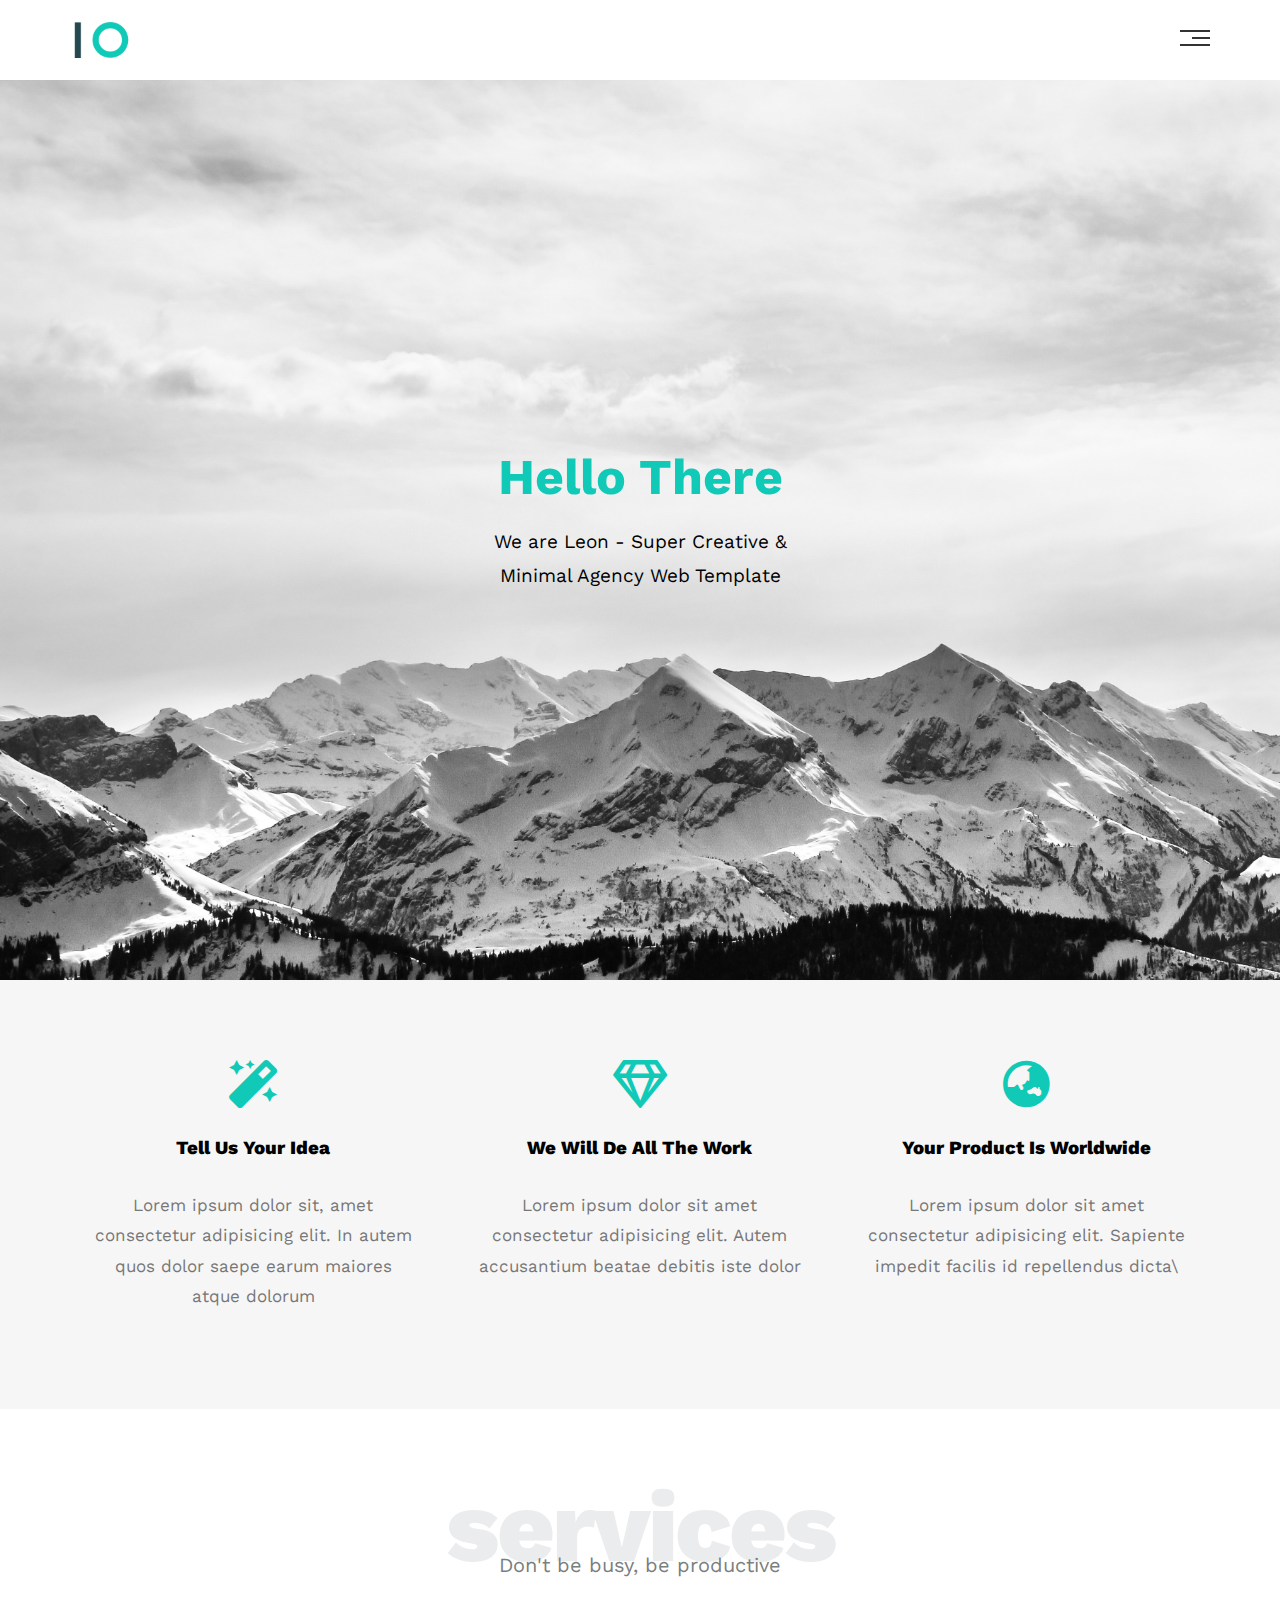
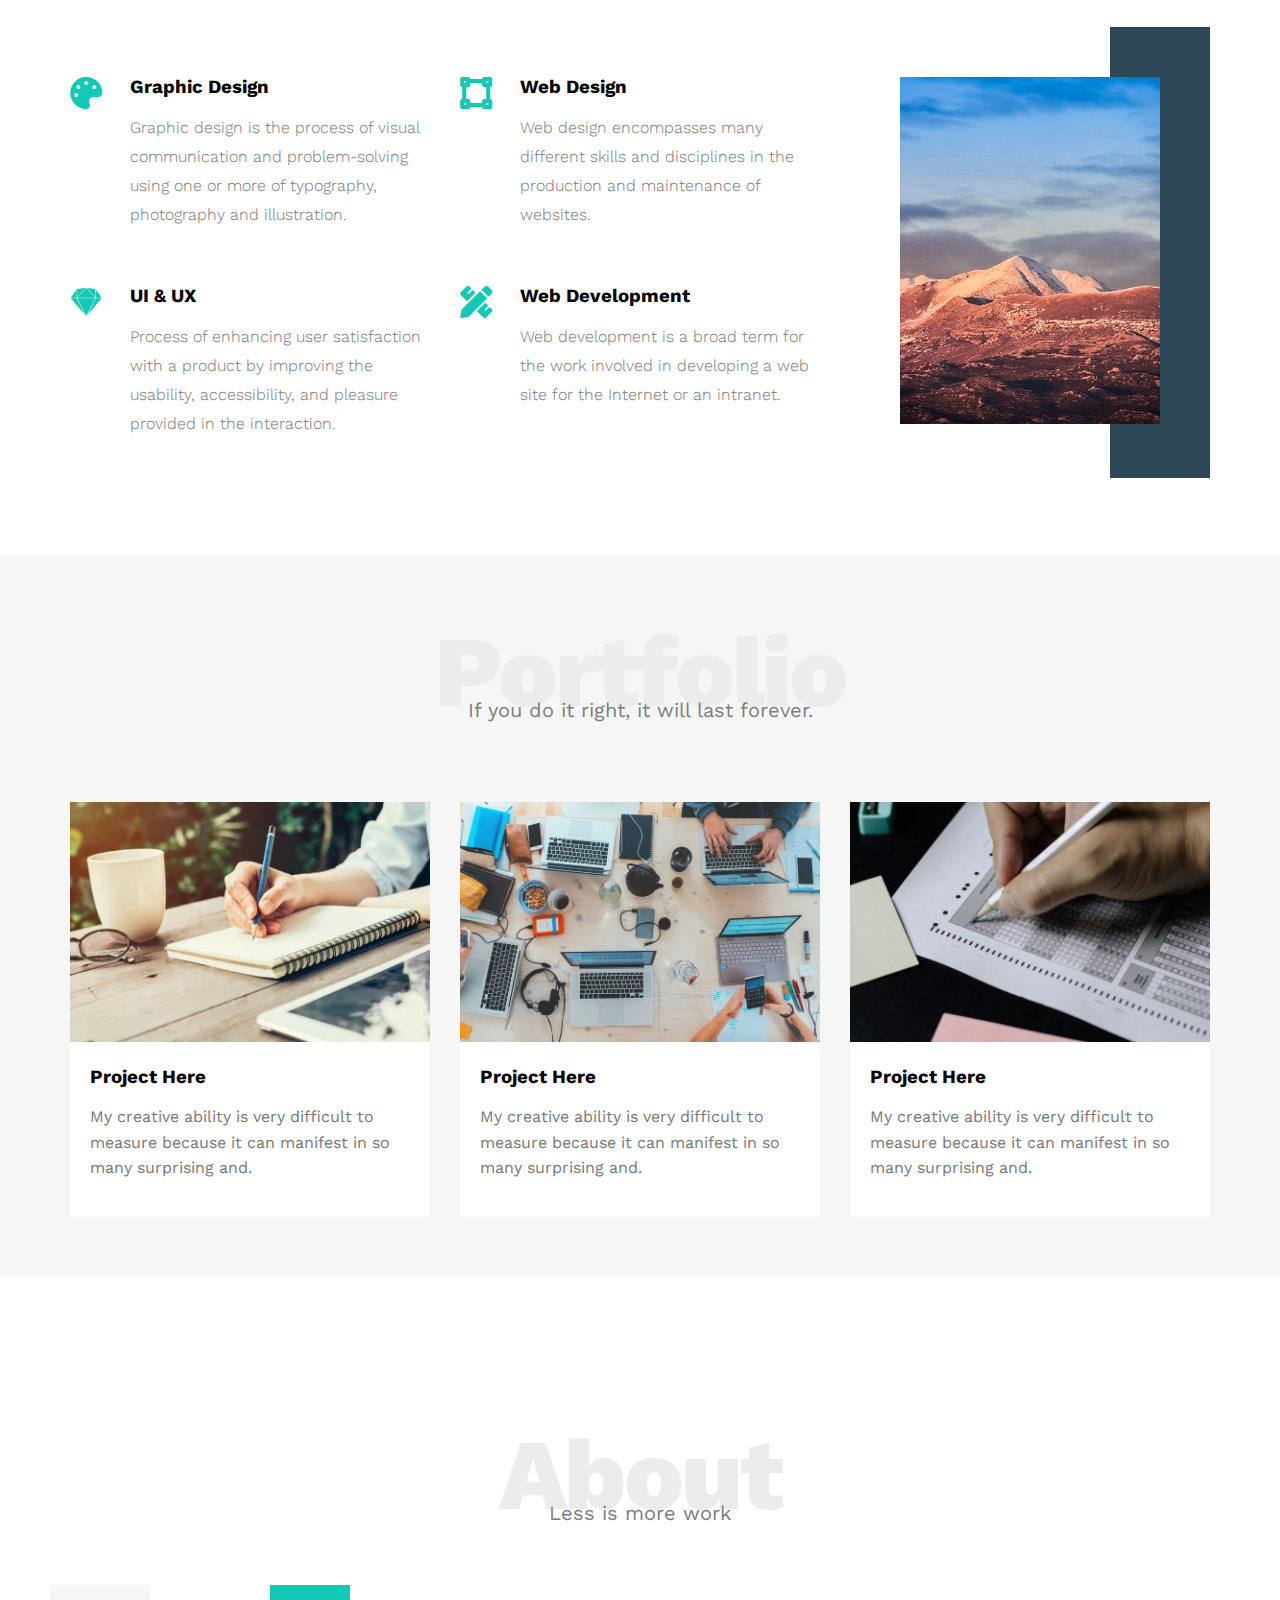
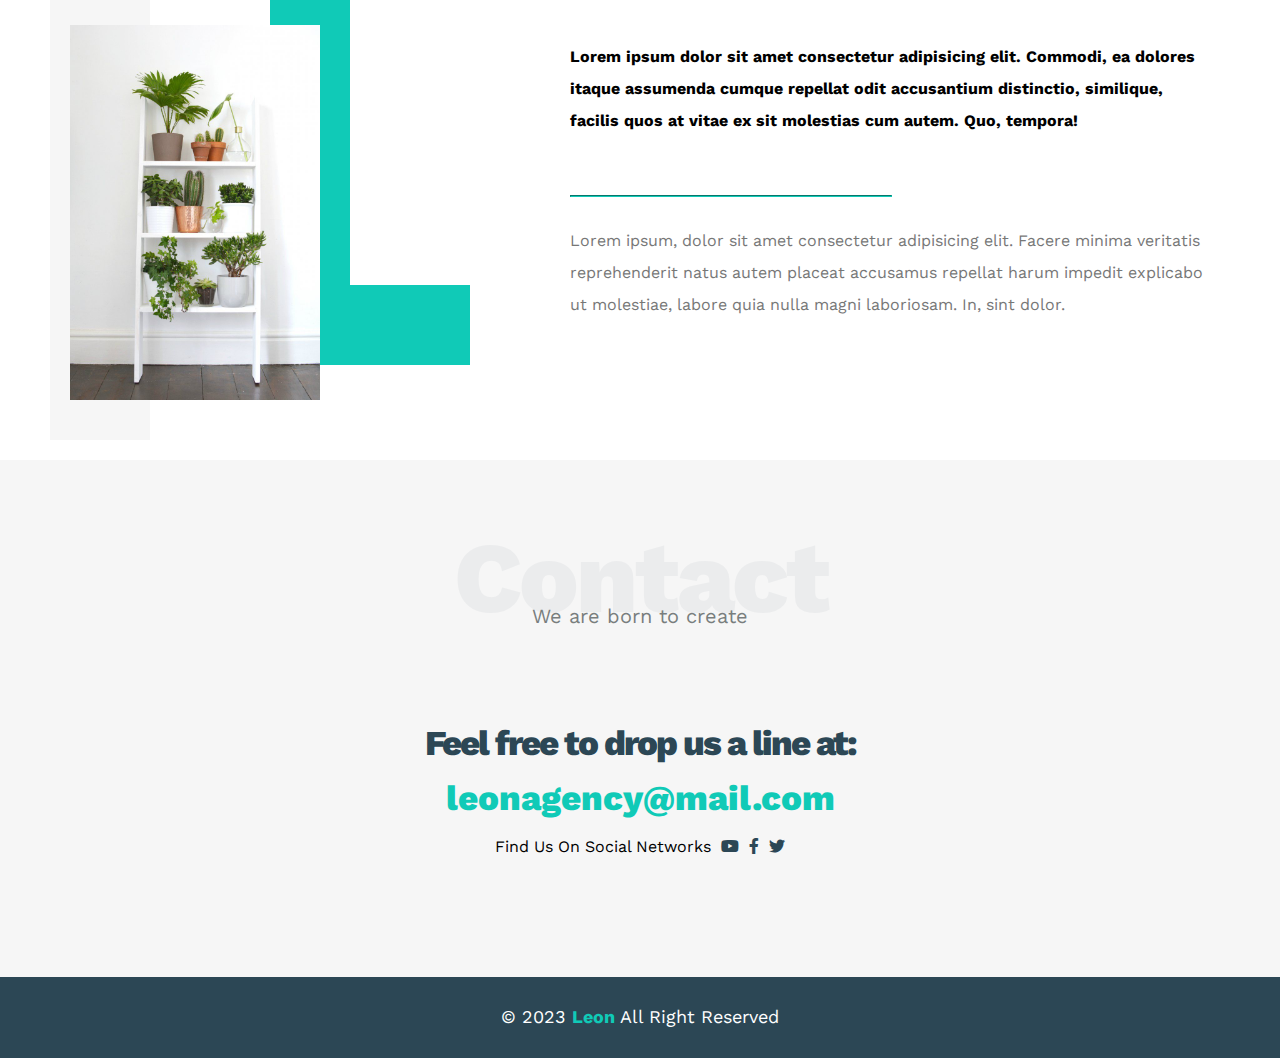
<file: Template-1/index.html>
<!DOCTYPE html>
<html lang="en">
<head>
    <meta charset="UTF-8">
    <meta http-equiv="X-UA-Compatible" content="IE=edge">
    <meta name="viewport" content="width=device-width, initial-scale=1.0">
    <title>Leon</title>
    <!-- font style -->
    <link rel="preconnect" href="https://fonts.googleapis.com">
    <link rel="preconnect" href="https://fonts.gstatic.com" crossorigin>
    <link href="https://fonts.googleapis.com/css2?family=Work+Sans:ital,wght@0,100;0,200;0,300;0,400;0,500;0,600;0,700;0,800;0,900;1,100;1,200;1,300;1,400;1,500;1,600;1,700;1,800;1,900&display=swap" rel="stylesheet">
    <!-- normal style for all browsers -->
    <link rel="stylesheet" href="css/normalize.css">
    <!-- font awesome library -->
    <link rel="stylesheet" href="css/all.min.css">
    <!-- main file style css -->
    <link rel="stylesheet" href="css/main.css">
</head>
<body>
    <header>
        <div class="container">
            <img class="logo" src="images/logo.png" alt="logo">
            <div class="links">
                <span class="icon">
                    <span></span>
                    <span></span>
                    <span></span>
                </span>
                <ul>
                    <li><a href="#Services">Services</a></li>
                    <li><a href="#Portfolio">Portfolio</a></li>
                    <li><a href="#About">About</a></li>
                    <li><a href="#Contact">Contact</a></li>
                </ul>
            </div>
        </div>
    </header>

    <main>
        <!--start landing section  -->
        <section class="landing">
            <div class="intro-text">
                <h1>Hello There</h1>
                <p>We are Leon - Super Creative & Minimal Agency Web Template </p>
            </div>
        </section>
        <!--end landing section  -->
        <!-- start features -->
        <section class="features">
            <div class="container">
                <div class="feat">
                    <i class="fas fa-magic fa-3x"></i>
                    <h3>Tell Us Your Idea</h3>
                    <p>Lorem ipsum dolor sit, amet consectetur adipisicing elit. In autem quos dolor saepe earum maiores atque dolorum </p>
                </div>
                <div class="feat">
                    <i class="far fa-gem fa-3x"></i>
                    <h3>We Will De All The Work</h3>
                    <p>Lorem ipsum dolor sit amet consectetur adipisicing elit. Autem accusantium beatae debitis iste dolor</p>
                </div>
                <div class="feat">
                    <i class="fas fa-globe-asia fa-3x"></i>
                    <h3>Your Product Is Worldwide</h3>
                    <p>Lorem ipsum dolor sit amet consectetur adipisicing elit. Sapiente impedit facilis id repellendus dicta\</p>
                </div>
            </div>
        </section>
        <!-- end features -->
        <!-- start services -->
        <section class="services" id="Services">
            <div class="container">
                <h2 class="special-heading">services</h2>
                <p>Don't be busy, be productive</p>
                <div class="services-content">
                    <div class="col">
                        <!-- start srv -->
                        <div class="srv">
                            <i class="fas fa-palette fa-2x"></i>
                            <div class="text">
                                <h3>Graphic Design</h3>
                                <p>Graphic design is the process of visual communication and problem-solving using one or more of typography, photography and illustration.</p>
                            </div>
                        </div>
                        <!-- end srv -->
                        
                        <!-- start srv -->
                        <div class="srv">
                            <i class="fab fa-sketch fa-2x"></i>
                            <div class="text">
                                <h3>UI & UX</h3>
                                <p>Process of enhancing user satisfaction with a product by improving the usability, accessibility, and pleasure provided in the interaction.</p>
                            </div>
                        </div>
                        <!-- end srv -->
                    </div>
                    <div class="col">
                        <!-- start srv -->
                        <div class="srv">
                            <i class="fas fa-vector-square fa-2x"></i>
                            <div class="text">
                                <h3>Web Design</h3>
                                <p>Web design encompasses many different skills and disciplines in the production and maintenance of websites.</p>
                            </div>
                        </div>
                        <!-- end srv -->
                        
                        <!-- start srv -->
                        <div class="srv">
                            <i class="fas fa-pencil-ruler fa-2x"></i>
                            <div class="text">
                                <h3>Web Development</h3>
                                <p>Web development is a broad term for the work involved in developing a web site for the Internet or an intranet.</p>
                            </div>
                        </div>
                        <!-- end srv -->
                    </div>
                    <div class="col">
                        <div class="image">
                            <img src="images/services.jpg" alt="">
                        </div>
                    </div>
                </div>
            </div>
        </section>
        <!-- end services -->
        <!-- start Portfolio -->
        <section class="portfolio" id="Portfolio">
            <div class="container">
                <h2 class="special-heading">Portfolio</h2>
                <p>If you do it right, it will last forever.</p>
                <div class="portfolio-content">
                    <div class="card">
                        <img src="images/portfolio-1.jpg" alt="portfolio-1">
                        <div class="info">
                            <h3>Project Here</h3>
                            <p>My creative ability is very difficult to measure because it can manifest in so many surprising and.</p>
                        </div>
                    </div>
                    <div class="card">
                        <img src="images/portfolio-2.jpg" alt="portfolio-2">
                        <div class="info">
                            <h3>Project Here</h3>
                            <p>My creative ability is very difficult to measure because it can manifest in so many surprising and.</p>
                        </div>
                    </div>
                    <div class="card">
                        <img src="images/portfolio-3.jpg" alt="portfolio-3">
                        <div class="info">
                            <h3>Project Here</h3>
                            <p>My creative ability is very difficult to measure because it can manifest in so many surprising and.</p>
                        </div>
                    </div>
                </div>
            </div>
        </section>
        <!-- end Portfolio -->
        <!-- start about -->
        <section class="about" id="About">
            <div class="container">
                <h2 class="special-heading">About</h2>
                <p>Less is more work</p>
                <div class="about-content">
                    <div class="image">
                        <img src="images/about.jpg" alt="about us">
                    </div>
                    <div class="text">
                        <p>Lorem ipsum dolor sit amet consectetur adipisicing elit. Commodi, ea dolores itaque assumenda cumque repellat odit accusantium distinctio, similique, facilis quos at vitae ex sit molestias cum autem. Quo, tempora!</p>
                        <hr>
                        <p>Lorem ipsum, dolor sit amet consectetur adipisicing elit. Facere minima veritatis reprehenderit natus autem placeat accusamus repellat harum impedit explicabo ut molestiae, labore quia nulla magni laboriosam. In, sint dolor.</p>
                    </div>
                </div>
            </div>
        </section>
        <!-- end about -->
        <!-- start contact -->
        <section class="contact" id="Contact">
            <div class="container">
                <h2 class="special-heading">Contact</h2>
                <p>We are born to create</p>
                <div class="info">
                    <p class="label">Feel free to drop us a line at:</p>
                    <a href="mailto:leonagency@mail.com?subject=Contact" class="link">leonagency@mail.com</a>
                    <div class="social">
                        Find Us On Social Networks
                        <i class="fab fa-youtube"></i>
                        <i class="fab fa-facebook-f"></i>
                        <i class="fab fa-twitter"></i>
                    </div>
                </div>
            </div>
        </section>
        <!-- end contact -->
        <!-- start footer -->
        <footer>
            &copy; 2023 <span>Leon</span> All Right Reserved
        </footer>
        <!-- end footer -->
    </main>
</body>
</html>
</file>
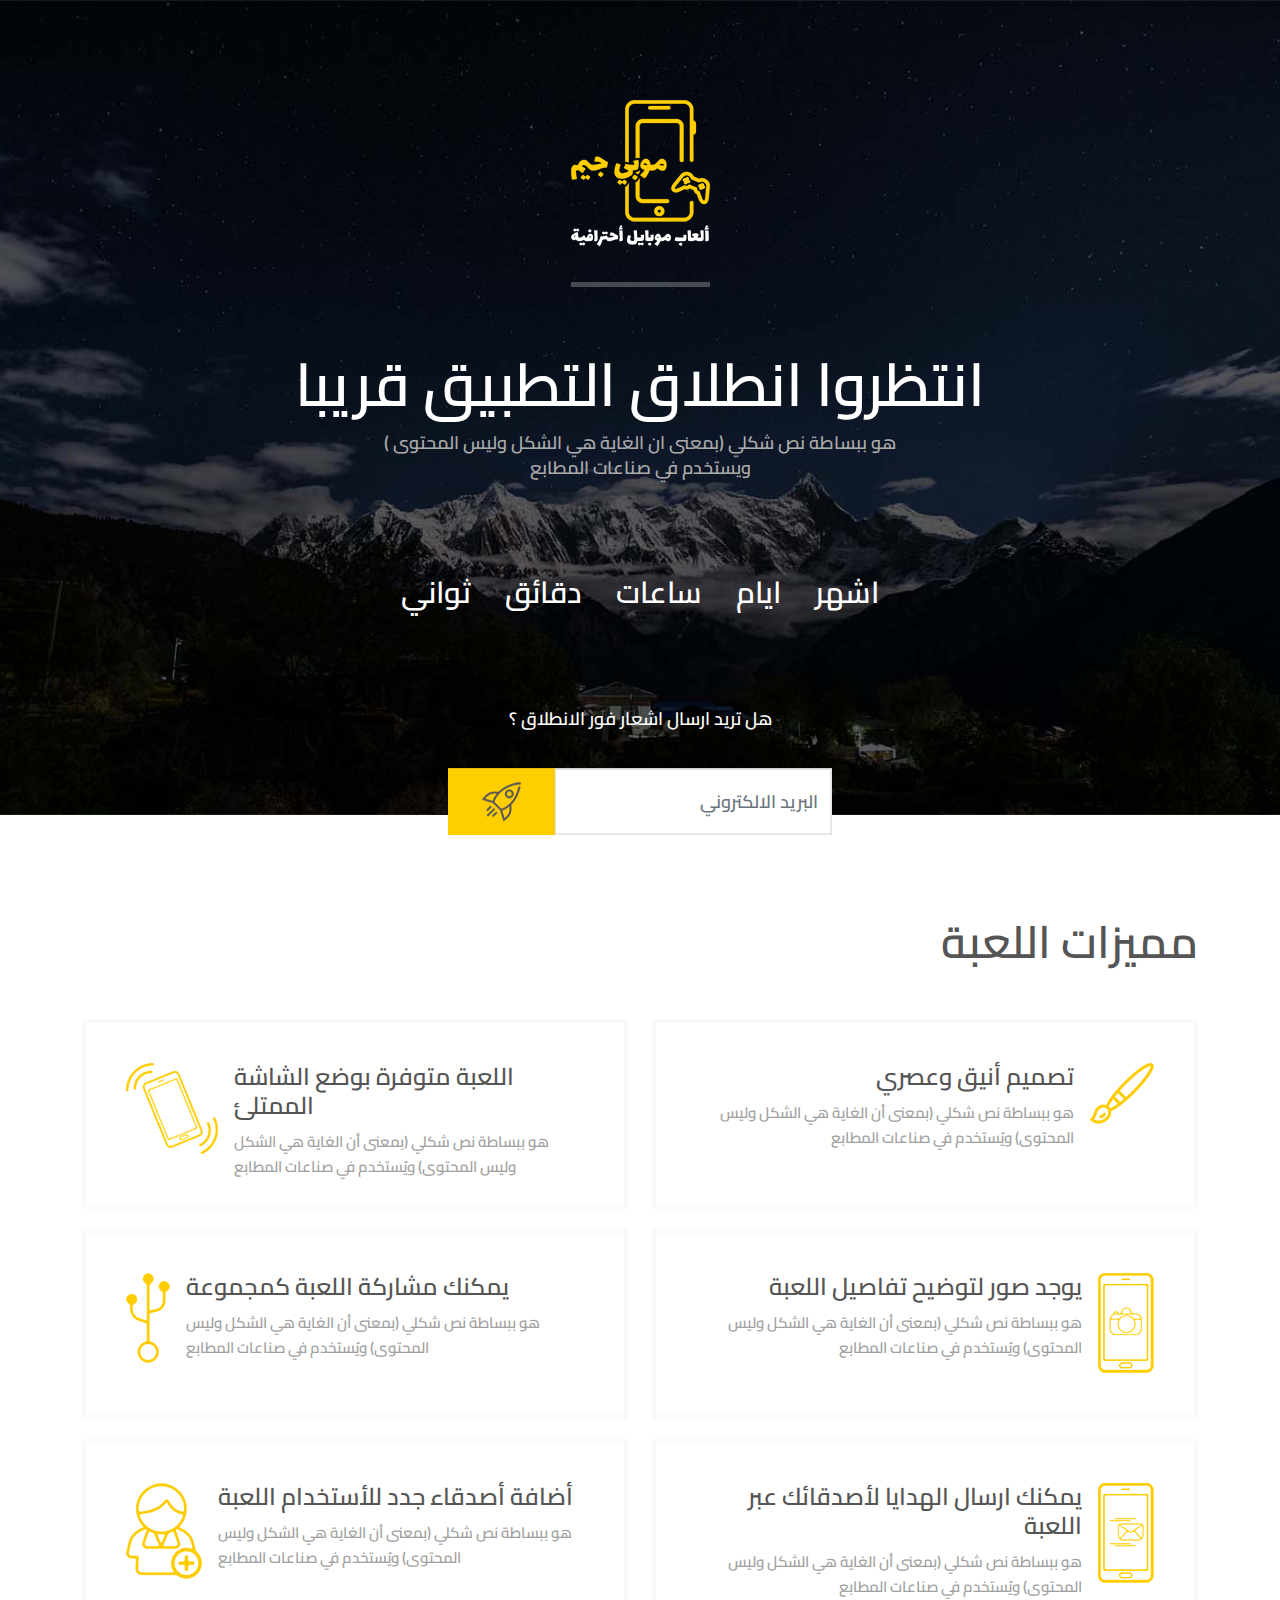
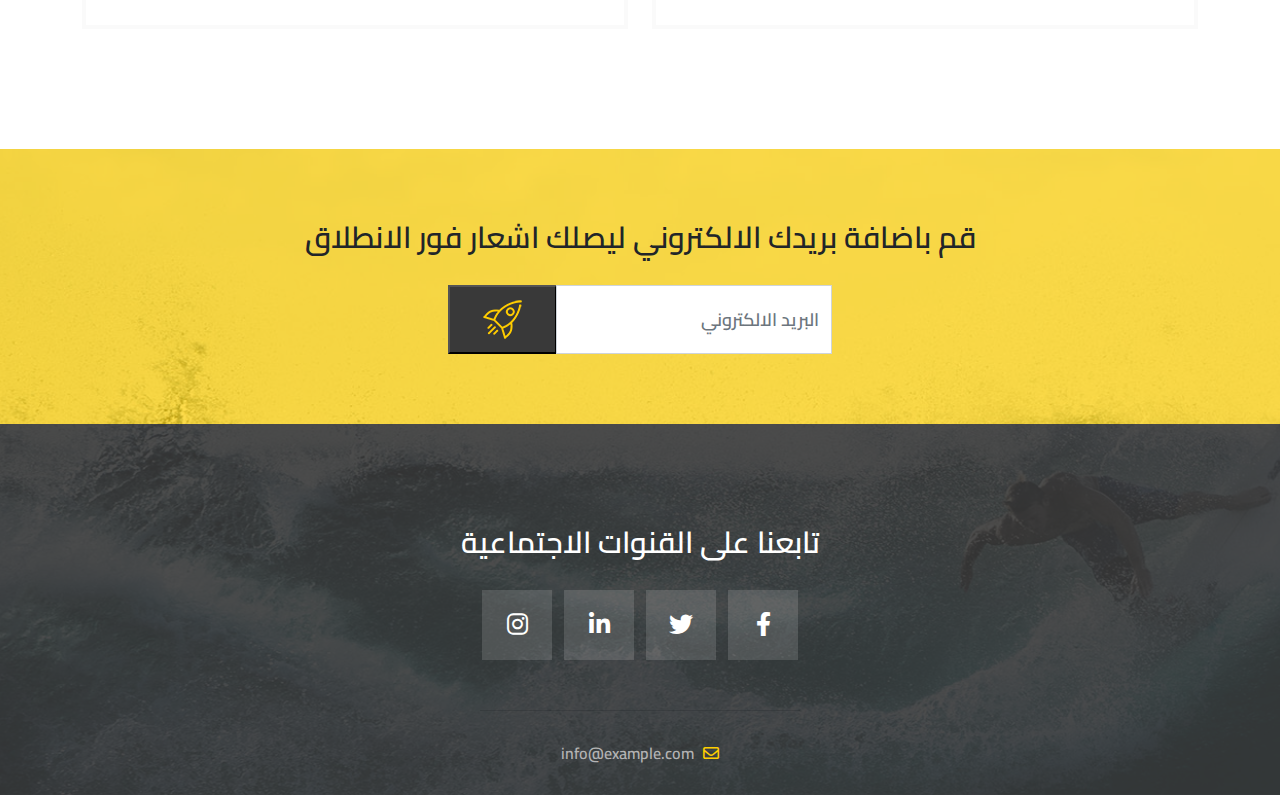
<file: 5-page/coming-soon/index.html>
<!DOCTYPE html>
<html lang="en">
<head>
    <meta charset="UTF-8">
    <meta name="viewport" content="width=device-width, initial-scale=1.0">
    <meta name="discription" content="هذه هي صفحة هبوط لعد تنازلي لنشر تطبيق جوال">
    <link rel="stylesheet" href="asset/bootstrap/css/bootstrap.rtl.css">
    <link rel="stylesheet" href="asset/font-awesome/css/all.min.css">
    <link rel="stylesheet" href="css/style.css">
    <title>الانطلاق قريبا</title>
</head>
<body>
    
<header class="text-center">
    <div class="brand">
        <div class="logo">
            <img src="images/log1.png" alt="logo">
        </div>
        <div class="slogo">
            <img src="images/log2.png" alt="slogo">
        </div>
    </div>
    <div class="heading-page">
        <h1>انتظروا انطلاق التطبيق قريبا</h1>
        <p>هو ببساطة نص شكلي (بمعنى ان الغاية هي الشكل وليس المحتوى ) ويستخدم في صناعات المطابع</p>
    </div>
    <div class="count-down">
        <div class="counter"><span class="count-amount" id="months"></span><span class="count-period">اشهر</span></div>
        <div class="counter"><span class="count-amount" id="days"></span><span class="count-period">ايام</span></div>
        <div class="counter"><span class="count-amount" id="hours"></span><span class="count-period">ساعات</span></div>
        <div class="counter"><span class="count-amount" id="minutes"></span><span class="count-period">دقائق</span></div>
        <div class="counter"><span class="count-amount" id="seconds"></span><span class="count-period">ثواني</span></div>
    </div>
    <div class="send-notification">
        <p>هل تريد ارسال اشعار فور الانطلاق ؟</p>
        <form class="needs-validation" novalidate>
            <div class="input-group">
                <input type="email" class="form-control" placeholder="البريد الالكتروني" required>
                <button type="submit" class="btn"> <img src="images/Untitled-1.png" alt=""></button>
                <div class="invalid-feedback">
                    عذرا يرجى ادخال البريد الالكتروني 
                </div>
            </div>
        </form>
    </div>

</header>
<main>
    <section class="features">
        <div class="container">
            <h2>مميزات اللعبة</h2>
            <div class="row">
            <div class="col-md-6">
                <div class="d-flex">
                    <div class="flex-shrink-0">
                        <img src="images/icon.png" alt="prush icon">
                    </div>
                    <div class="flex-grow-1 ms-3">
                        <h4>تصميم أنيق وعصري</h4>
                        <p>هو ببساطة نص شكلي (بمعنى أن الغاية هي الشكل وليس المحتوى) ويُستخدم في صناعات المطابع</p>
                    </div>
                </div>
            </div>
           
            <div class="col-md-6">
                <div class="d-flex">
                    <div class="flex-shrink-0">
                        <img src="images/icon1.png" alt="phone icon">
                    </div>
                    <div class="flex-grow-1 me-3">
                        <h4>اللعبة متوفرة بوضع الشاشة الممتلئ</h4>
                        <p>هو ببساطة نص شكلي (بمعنى أن الغاية هي الشكل وليس المحتوى) ويُستخدم في صناعات المطابع</p>
                    </div>
                </div>
            </div>       
            
            <div class="col-md-6">
                <div class="d-flex">
                    <div class="flex-shrink-0">
                        <img src="images/icon2.png" alt="photo icon">
                    </div>
                    <div class="flex-grow-1 ms-3">
                        <h4>يوجد صور لتوضيح تفاصيل اللعبة</h4>
                        <p>هو ببساطة نص شكلي (بمعنى أن الغاية هي الشكل وليس المحتوى) ويُستخدم في صناعات المطابع</p>
                    </div>
                </div>
            </div>
               
            
            <div class="col-md-6">
                <div class="d-flex">
                    <div class="flex-shrink-0">
                        <img src="images/icon-3.png" alt="usb icon">
                    </div>
                    <div class="flex-grow-1 me-3">
                        <h4>يمكنك مشاركة اللعبة كمجموعة</h4>
                        <p>هو ببساطة نص شكلي (بمعنى أن الغاية هي الشكل وليس المحتوى) ويُستخدم في صناعات المطابع</p>
                    </div>
                </div>
            </div>
               
            
            <div class="col-md-6">
                <div class="d-flex">
                    <div class="flex-shrink-0">
                        <img src="images/icon4.png" alt="send icon">
                    </div>
                    <div class="flex-grow-1 ms-3">
                        <h4>يمكنك ارسال الهدايا لأصدقائك عبر اللعبة</h4>
                        <p>هو ببساطة نص شكلي (بمعنى أن الغاية هي الشكل وليس المحتوى) ويُستخدم في صناعات المطابع</p>
                    </div>
                </div>
            </div>
               
            
            <div class="col-md-6">
                <div class="d-flex">
                    <div class="flex-shrink-0">
                        <img src="images/icon5.png" alt="frinds icon">
                    </div>
                    <div class="flex-grow-1 me-3">
                        <h4>أضافة أصدقاء جدد للأستخدام اللعبة</h4>
                        <p>هو ببساطة نص شكلي (بمعنى أن الغاية هي الشكل وليس المحتوى) ويُستخدم في صناعات المطابع</p>
                    </div>
                </div>
            </div>
        </div>
    </div>

    </section>

</main>
<footer>
    <div class="footer-notification">
        <h3>قم باضافة بريدك الالكتروني ليصلك اشعار فور الانطلاق</h3>
        <form  class="needs-validation" novalidate>
            <div class="input-group">
                <input type="email" class="form-control" required placeholder="البريد الالكتروني">
                <button type="submit"><img src="images/send2.png" alt="send icon"></button>
                <div class="invalid-feedback">
                    عذرا يرجى ادخال البريد الاالكتروٍني
                </div>
            </div>
        </form>
    </div>
    <div class="social-media">
        <h3>تابعنا على القنوات الاجتماعية</h3>
        <ul class="list-inline">
            <li class="list-inline-item">
                <a href="#"><i class="fa-brands fa-facebook-f"></i></a>
            </li>
            <li class="list-inline-item">
                <a href="#"><i class="fa-brands fa-twitter"></i></a>
            </li>
            <li class="list-inline-item">
                <a href="#"><i class="fa-brands fa-linkedin-in"></i></a>
            </li>
            <li class="list-inline-item">
                <a href="#"><i class="fa-brands fa-instagram"></i></a>
            </li>
        </ul>
        <hr>
        <a href="mailto:info@example.com" class="email"><i class="fa-regular fa-envelope"></i>
        info@example.com</a>
    </div>
</footer>




    <script src="asset/bootstrap/js/bootstrap.min.js"></script>
    <script src="js/index.js"></script>
</body>
</html>
</file>
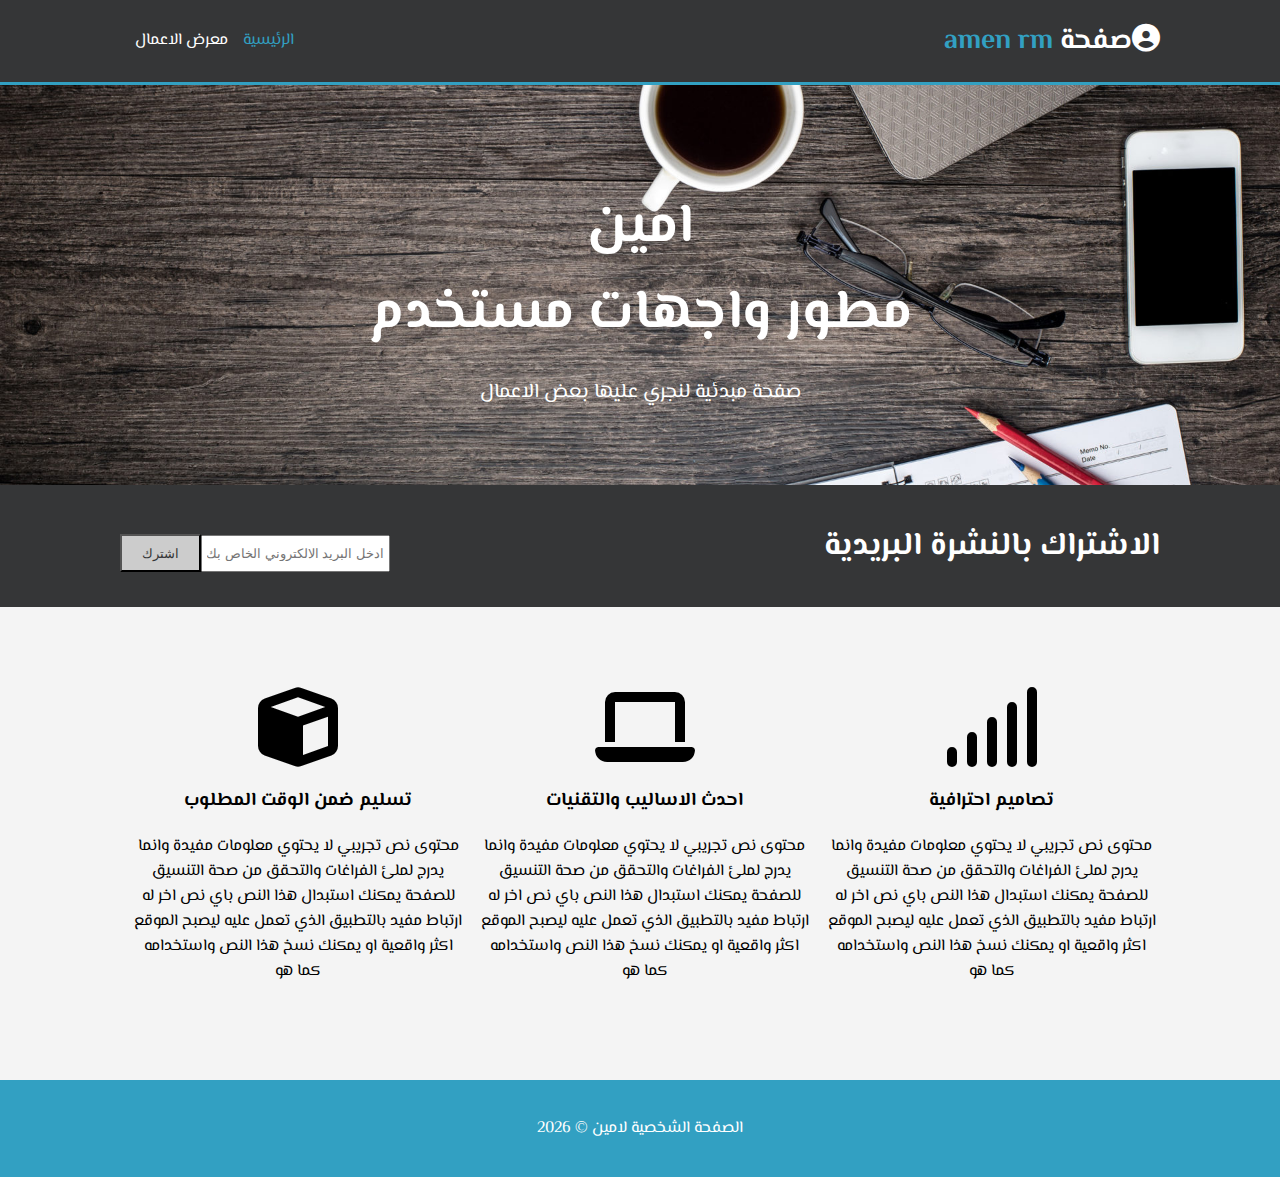
<file: Amen/amen.html>
<!DOCTYPE html>
<html>
    <head>
        <meta charset="utf-8">
        <meta name="description" content="موقع شخصي لاسم الطالب امين">
        <meta name="author" content="امين">
        <title>الموقع الشخصي</title>
       <link rel="stylesheet" href="css/style.css">
       <link rel="stylesheet" href="https://cdnjs.cloudflare.com/ajax/libs/font-awesome/6.2.0/css/all.min.css">
    </head>
    <body>
    <main>
        
        <section id="header">
            <div id="branding" style="flex-grow: 8" >
            <h1><a href="amen.html"><i class="fa fa-user-circle"></i>صفحة <span class="highlight">amen rm</span></a></h1>
            </div> <!-- هذا في ما يخص شعار الموقع --> 

            <nav>
                <ul>
                    <li class="current"><a href="amen.html">الرئيسية</a></li>
                    <li><a href="gallery.html">معرض الاعمال</a></li>
                </ul>
            </nav>
        </section> 
        
        <section id="showcase">
            <h1>امين<br>مطور واجهات مستخدم</h1>
            <P>صفحة مبدئية لنجري عليها بعض الاعمال</P>

        </section>
         
       <section id="newsletter">
        <h1 style="flex-grow: 8">الاشتراك بالنشرة البريدية</h1>
        <form action="">
            <input type="email" placeholder="ادخل البريد الالكتروني الخاص بك ..." style="flex-grow: 5">
            <button type="submit" class="button" style="flex-grow: 5">اشترك</button>
            
        </form>
       </section> 
    
    <section id="boxes">
        <div class="box" style="flex: 30%">
            <i class="fa fa-signal fa-5x"></i>
            <h3>تصاميم احترافية</h3>
           <p>محتوى نص تجريبي لا يحتوي معلومات مفيدة وانما يدرج لملئ الفراغات والتحقق من صحة التنسيق للصفحة يمكنك استبدال هذا النص باي نص اخر له ارتباط مفيد بالتطبيق الذي تعمل عليه ليصبح الموقع اكثر واقعية او يمكنك نسخ هذا النص واستخدامه كما هو</p>
        </div>
        <div class="box" style="flex: 30%">
            <i class="fa fa-laptop fa-5x"></i>
            <h3>احدث الاساليب والتقنيات</h3>
            <p>محتوى نص تجريبي لا يحتوي معلومات مفيدة وانما يدرج لملئ الفراغات والتحقق من صحة التنسيق للصفحة يمكنك استبدال هذا النص باي نص اخر له ارتباط مفيد بالتطبيق الذي تعمل عليه ليصبح الموقع اكثر واقعية او يمكنك نسخ هذا النص واستخدامه كما هو</p>
        </div>
        <div class="box" style="flex: 30%">
            <i class="fa fa-cube fa-5x"></i>
            <h3>تسليم ضمن الوقت المطلوب</h3>
            <p>محتوى نص تجريبي لا يحتوي معلومات مفيدة وانما يدرج لملئ الفراغات والتحقق من صحة التنسيق للصفحة يمكنك استبدال هذا النص باي نص اخر له ارتباط مفيد بالتطبيق الذي تعمل عليه ليصبح الموقع اكثر واقعية او يمكنك نسخ هذا النص واستخدامه كما هو</p>
        </div>


                   

    </section>

    <section id="footer">
    <p>الصفحة الشخصية لامين &copy; <span id="currentyear"></span></p>

    </section>
        
    </main>
    <script src="https://code.jquery.com/jquery-3.6.0.min.js" integrity="sha256-/xUj+3OJU5yExlq6GSYGSHk7tPXikynS7ogEvDej/m4=" crossorigin="anonymous"></script>
    <script src="js/scripts.js"></script>
     </body>
</html>
</file>
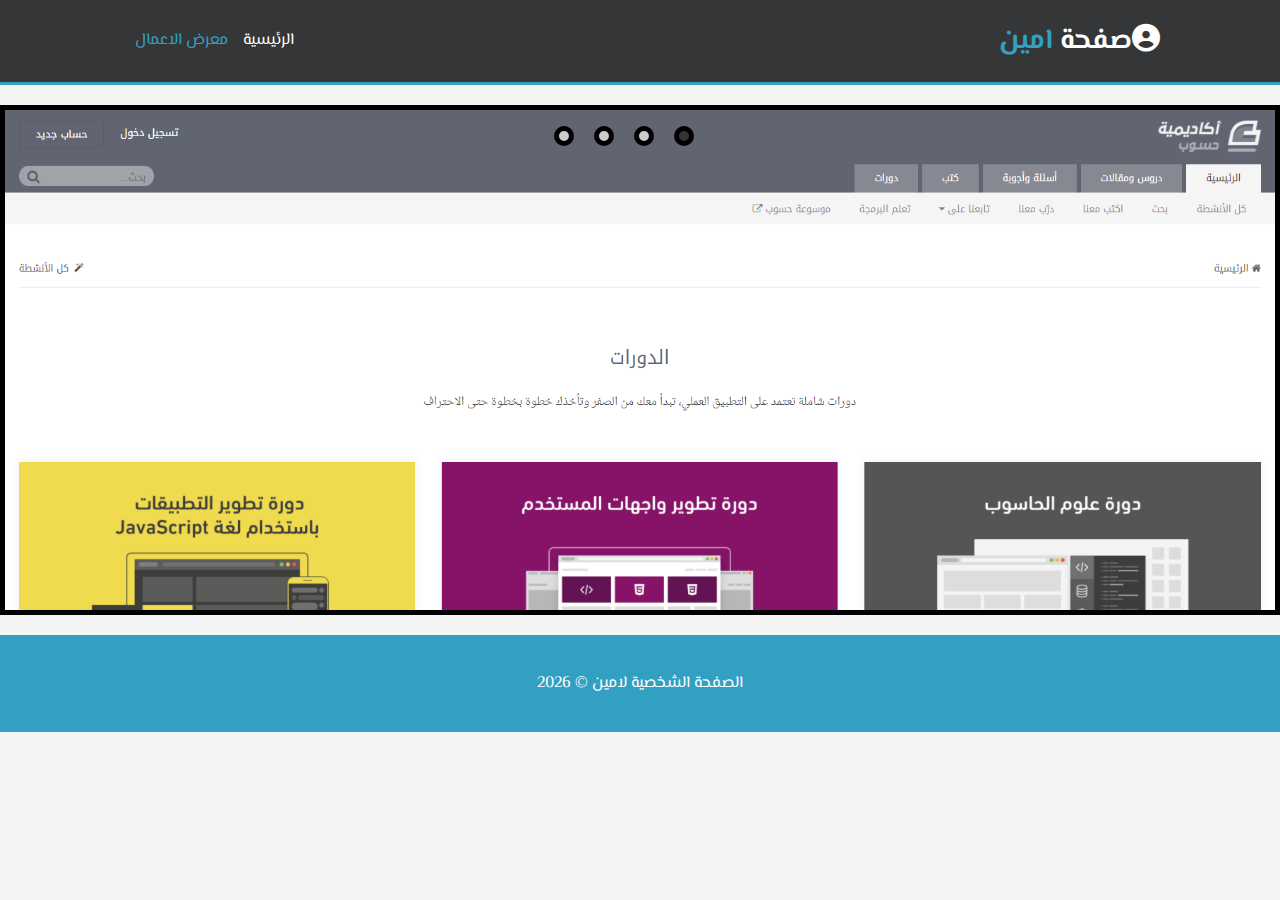
<file: Amen/gallery.html>
<!DOCTYPE html>
<html>
<head>
    <meta charset="UTF-8">
    <meta name="description" content="موقع شخصي لامين">
    <meta name="author" content="امين">
    <title>الموقع الشخصي</title>
    <link rel="stylesheet" href="https://cdnjs.cloudflare.com/ajax/libs/font-awesome/6.2.0/css/all.min.css">
    <link rel="stylesheet" href="css/style.css">
    <link rel="stylesheet" href="css/slider.css">
    
</head>
<body>
    <main>
        <section id="header">
            <div id="branding" style="flex-grow: 8" >
            <h1><a href="amen.html"><i class="fa fa-user-circle"></i>صفحة <span class="highlight">امين</span></a></h1>
            </div> <!-- هذا في ما يخص شعار الموقع --> 

            <nav>
                <ul>
                    <li><a href="amen.html">الرئيسية</a></li>
                    <li class="current"><a href="gallery.html">معرض الاعمال</a></li>
                </ul>
            </nav>
        </section> 

        <section id="slider">
           <div id="wrapper">
              <div class="content">
                <img src="img/1.png">
            </div>
            <div class="content">
                <img src="img/2.png">
            </div>
            <div class="content">
                <img src="img/3.png">
            </div>
            <div class="content">
                <img src="img/4.png">
            </div>
        </div>
        <div id="navlinks">
             <ul>
                <li class="itemlinks" data-pos="0"></li>
                <li class="itemlinks" data-pos="1"></li>
                <li class="itemlinks" data-pos="2"></li>
                <li class="itemlinks" data-pos="3"></li>
             </ul>
             </div>
        </section>
        <section id="footer">
            <p>الصفحة الشخصية لامين &copy; <span id="currentyear"></span></p>
        
            </section>

    </main>
    
</body>
<script src="https://code.jquery.com/jquery-3.6.0.min.js" integrity="sha256-/xUj+3OJU5yExlq6GSYGSHk7tPXikynS7ogEvDej/m4=" crossorigin="anonymous"></script>
<script src="js/slider.js"></script>
<script src="js/scripts.js"></script>
</html>
</file>
<file: Template-1/css/main.css>
:root {
    --main-color: #10cab7;
    --secondary-color: #2c4755;
    --padding-section: 60px;
    --section-background: #f6f6f6;
}


* {
    box-sizing: border-box;
    -webkit-box-sizing: border-box;
    -moz-box-sizing: border-box;
}
html {
    scroll-behavior: smooth; /*for animation on scrolling*/
}

body {
    font-family: 'Work Sans', sans-serif;
}

.container {
    padding-left: 15px;
    padding-right: 15px;
    margin-left: auto;
    margin-right: auto;
}

@media (min-width: 768px) {
    .container {
        width: 750px;
    }
}

@media (min-width: 992px) {
    .container {
        width: 970px;
    }
}

@media (min-width: 1200px) {
    .container {
        width: 1170px;
    }
}


/* end global rules */

/* start components */
.special-heading {
    color: #ebeced;
    font-size: 100px;
    text-align: center;
    font-weight: 800;
    letter-spacing: -3px;
    margin: 0;
}
.special-heading + p {
    color: #797e7e;
    margin: -30px 0 0;
    text-align: center;
    font-size: 20px;
}

@media (max-width: 768px) {
    .special-heading {
        font-size: 70px;
    }
}
/* end components */


/* start header */
header {
    padding: 20px;
}

header .container {
    display: flex;
    justify-content: space-between;
    align-items: center;
    background-color: #fff;
}

header .logo {
    width: fit-content;
    height: 40px;
}

header .logo:hover {
    cursor: pointer;
}

header .links{
    position: relative;
}

header .links:hover .icon span:nth-child(2) {
    width: 100%;
}

header .links .icon {
    width: 30px;
    display: flex;
    flex-wrap: wrap;
    justify-content: flex-end;
}

header .links .icon span {
    margin-bottom: 5px;
    height: 2px;
    background-color: #333;
}

header .links .icon span:first-child, header .links .icon span:last-child{
    width: 100px;
}

header .links .icon span:nth-child(2) {
    width: 60%;
    transition: 0.3s;
}

header .links ul {
    background-color: var(--section-background);
    list-style: none;
    margin: 0;
    padding: 0;
    position: absolute;
    right: 0;
    top: calc(100% + 15px);
    width: 200px;
    display: none;
    z-index: 1;
}

header .links:hover ul {
    display: block;
}

header .links ul::before {
    content: "";
    border-width: 10px;
    border-style: solid;
    border-color: transparent transparent var(--section-background) transparent ;
    position: absolute;
    right: 5px;
    top: -20px;
}

header .links ul li a {
    display: block;
    text-decoration: none;
    padding: 15px;
    color: #333;
    transition: 0.3s;
}

header .links ul li:not(:last-child) a {
    border-bottom: 1px solid #ddd;
}

header .links ul li:hover a {
    padding-left: 25px;
}

/* end header */


/* start landing */

.landing {
    background-image: url(../images/pexels-pixabay-355770.jpg);
    background-size: cover;
    height: 100vh;
    text-align: center;
    position: relative;
}

.landing .intro-text {
    position: absolute;
    top: 50%;
    left: 50%;
    transform: translate(-50%, -50%);
    width: 300px;
} 
.landing .intro-text h1 {
    margin: 0;
    color: var(--main-color);
    font-size: 50px;
    font-weight: bold;
}

.landing .intro-text p {
    font-size: 19px;
    line-height: 1.8;
}

/* end landing */

/* start features */
.features {
    background-color: var(--section-background);
    padding-top: var(--padding-section);
    padding-bottom: var(--padding-section);
}

.features .container {
    display: grid;
    grid-template-columns: repeat(auto-fill, minmax(300px, 1fr));
    grid-gap: 20px;
}

.features .feat {
    padding: 20px;
    text-align: center;
}

.features .feat i {
    color: var(--main-color);
}

.features .feat h3  {
    font-weight: 800;
    margin: 30px 0;
}

.features .feat p  {
    line-height: 1.8;
    color: #777;
    font-size: 17px;
}
/* end features */

/* start services */
.services {
    padding-top: var(--padding-section);
    padding-bottom: var(--padding-section);
}
.services .services-content {
    display: grid;
    grid-template-columns: repeat(auto-fill, minmax(300px, 1fr));
    grid-gap: 30px;
    margin-top: 100px;
}
.services .services-content .srv {
    display: flex;
    margin-bottom: 40px;
}
@media (max-width: 768px) {
    .services .services-content .srv {
        flex-direction: column;
        text-align: center;
    }
}
.services .services-content .srv i {
    color: var(--main-color);
    flex-basis: 60px;
}
.services .services-content .srv .text {
    flex: 1;
}
.services .services-content .srv h3 {
    margin: 0;
}
.services .services-content .srv p {
    color: #777;
    font-weight: 300;
    line-height: 1.8;
}
.services .services-content .image{
    position: relative;
    text-align: center;
}
.services .services-content .image::before{
    content: '';
    background-color: var(--secondary-color);
    width: 100px;
    height: calc(100% + 100px);
    top: -50px;
    position: absolute;
    right: 0;
    z-index: -1;
}
.services .services-content .image img {
    width: 260px;
}

@media (max-width: 1199px) {
    .services .services-content .image {
        display: none;
    }
}
/* end services */

/* start portfolio */
.portfolio {
    padding-top: var(--padding-section);
    padding-bottom: var(--padding-section);
    background-color: var(--section-background);
}

.portfolio .portfolio-content {
    display: grid;
    grid-template-columns: repeat(auto-fill, minmax(300px, 1fr));
    grid-gap: 30px;
    margin-top: 80px;
}
.portfolio .portfolio-content .card {
    background-color: white;
} 
.portfolio .portfolio-content img {
    max-width: 100%;
}
.portfolio .portfolio-content .info {
    padding: 20px;
} 
.portfolio .portfolio-content .info h3 {
    margin: 0;
}
.portfolio .portfolio-content .info p {
    color: #777;
    line-height: 1.6;
}
/* end portfolio */

/* start About */
.about {
    padding-top: var(--padding-section);
    padding-bottom: var(--padding-section);
    margin-top: 80px;
}
.about .about-content {
    display: flex;
    flex-wrap: wrap;
    justify-content: space-between;
    margin-top: 100px;
}
@media (max-width:991px){
    .about .about-content {
        flex-direction: column;
        text-align: center;
    }
    .about .about-content .image::before,
    .about .about-content .image::after {
        display: none;
    }
    .about .about-content .image{
        margin: 0 auto 60px;
    }
}
.about .about-content .image{
    position: relative;
    width: 250px;
    height: 375px;
}
.about .about-content .image::before{
    content: "";
    background-color: var(--section-background);
    height: calc(100% + 80px);
    width: 100px;
    position: absolute;
    top: -40px;
    left: -20px;
    z-index: -1;
}
.about .about-content .image::after {
    content: "";
    position: absolute;
    height: 300px;
    width: 120px;
    border-left: 80px solid var(--main-color);
    border-bottom: 80px solid var(--main-color);
    top: -40px;
    right: -150px;
    z-index: -1;
}
.about .about-content .image img {
    max-width: 100%;
}
.about .about-content .text {
    flex-basis: calc(100% - 500px);
} 
.about .about-content .text p:first-child {
    line-height: 2;
    font-weight: bold;
    margin-bottom: 50px;
}
.about .about-content .text hr {
    width: 50%;
    display: inline-flex;
    border-color: var(--main-color);
}
.about .about-content .text p:last-child {
    line-height: 2;
    color: #777;
}
/* end About */

/* start contact */
.contact {
    padding-top: var(--padding-section);
    padding-bottom: var(--padding-section);
    background-color: var(--section-background);
}
.contact .info{
    padding-top: var(--padding-section);
    padding-bottom: var(--padding-section);
    text-align: center;
}
.contact .info .label {
    font-size: 35px;
    font-weight: 800;
    color: var(--secondary-color);
    letter-spacing: -2px;
    margin-bottom: 15px;
}
.contact .info .link {
    display: block;
    font-size: 35px;
    font-weight: 800;
    color: var(--main-color);
    text-decoration: none;
}
.contact .info .social {
    display: flex;
    justify-content: center;
    margin-top: 20px;
    font-size: 16px;
}
.contact .info .social i {
    margin-left: 10px;
    color: var(--secondary-color);
}
@media (max-width: 767px) {
    .contact .info .label,
    .contact .info .link {
        font-size: 25px;
    }
}
/* end contact */
/* start footer */
footer {
    background-color: var(--secondary-color);
    color: white;
    padding: 30px 10px;
    text-align: center;
    font-size: 18px;
}
footer span {
    font-weight: bold;
    color: var(--main-color);
}
/* end footer */
</file>
<file: 5-page/coming-soon/css/style.css>
* {
    margin: 0;
    padding: 0;
}
@font-face {
    font-family: ar-font;
    src: url(../fonts/Cairo-SemiBold.ttf);
}

body {
    font-family: ar-font;
    direction: rtl;
}

/* تنسيق التروسية */

header {
    background-image: url(../images/header.jpg);
    background-size: cover;
    background-position: center center;
}
header .brand {
    margin: 100px auto 60px;
    display: inline-block;
    padding-bottom: 35px;
    border-bottom: 5px solid #464b51;
}
header .heading-page h1 {
    font-size: 60px;
    font-weight: bold;
    line-height: 75px;
    color: #fff;
}
header .heading-page p {
    font-size: 18px;
    line-height: 25px;
    color: #acacac;
    width: 40%;
    margin: auto;
}
header .count-down {
    width: 60%;
    margin: 90px auto;
}
header .counter {
    display: inline-block;
    margin: 0 15px;
}
header .count-amount {
    font-size: 60px;
    display: block;
    font-weight: bold;
    color: #ffce00;
}
header .count-period {
    font-size: 30px;
    display: block;
    font-weight: bold;
    color: #fff;
}
header .send-notification p {
    font-size: 18px;
    color: #fff;
}
header .input-group {
    width: 30%;
    margin: auto;
    transform: translateY(30%);
}
header .send-notification .input-group button {
    background-color: #ffce00;
    padding: 13px 33px;
    border-radius: 0;
}
header .send-notification .input-group input {
    border-radius: 0;
    border: 2px solid #e6e6e6;
    color: #e6e6e6;
    font-size: 18px;
    text-align: right;
}
.invalid-feedback {
    margin-bottom: -30px;
}

/* تنسيق ال main  */

section.features {
    padding: 100px 0px;
}
section.features h2 {
    font-size: 45px;
    color: #555;
    margin-bottom: 50px;
}
section.features .row .d-flex {
    border: 4px solid #fafafa;
    padding: 40px;
    margin-bottom: 20px;
    max-height: 190px;
}
section.features .row .d-flex h4 {
    font-size: 24px;
    color: #555;
}
section.features .row .d-flex p {
    font-size: 15px;
    line-height: 25px;
    color: #a1a1a1;
}
section.features .row .col-md-6:nth-child(even) {
    direction: ltr;
}

 /* القسم الخاص بتنسيق ذيل الصفحة */

footer {
    background-image: url(../images/footer.jpg);
    background-size: cover;
    background-position: center;
    text-align: center;
}
footer .footer-notification {
    background-color: rgba(255, 206, 0, 0.7);
    padding: 70px 0;
}
footer .footer-notification h3 {
    font-size: 30px;
    margin-bottom: 30px;
}
footer .input-group {
    width: 30%;
    margin: auto;
}
footer .input-group input {
    border-radius: 0;
    font-size: 18px;
    color: #c7c7c7;
    background-color: #fff;
    text-align: right;
}
footer .input-group button {
    border-radius: 0;
    background-color: #393939;
    padding: 13px 33px;
}
footer .social-media {
    background-color: rgba(57, 57, 57, 0.9);
    padding: 100px 0 30px;
}
footer .social-media h3 {
    font-size: 30px;
    margin-bottom: 30px;
    color: #fff;
}
footer .social-media .list-inline a {
    width: 70px;
    width: 70px;
    line-height: 70px;
    font-size: 24px;
    background-color: rgba(255, 255, 255, 0.14);
    color: #fff;
    display: block;
    transition: .5s;
}
footer .social-media .list-inline a:hover {
    background-color: #fad32f;
    color: rgba(57, 57, 57, 0.9);
}
footer .social-media hr {
    width: 25%;
    margin: 50px auto 30px;
}
footer .social-media a.email {
    color: #b4b4b4;
    text-decoration: none;
}
footer .social-media a.email i {
    color: #ffce00;
    margin-left: 5px;
}
@media (max-width: 992px) {
    header .heading-page p {
        width: 70%;
    }
    .input-group {
        width: 50% !important;
    }
    .section.features .row .d-flex {
        padding: 15px 10px;
    }
    .section.features .row .d-flex h4 {
        font-size: 20px;
    }
}
@media (max-width: 768px) {
    header .count-down {
        width: 80%;
    }
}
@media (max-width: 576px) {
    header .heading-page h1 {
        font-size: 45px;
    }
    header .heading-page p {
        width: 90%;
    }
    .input-group {
        width: 80% !important;
    }
}
</file>
<file: Amen/css/style.css>
@import url('https://fonts.googleapis.com/css?family=El+Messiri');
body
{
  font-family: 'EL Messiri' , sans-serif;
  padding: 0;
  margin: 0;
  background-color: #f4f4f4;
  direction: rtl;
}

main{
  display: flex;
  flex-wrap: wrap;
}
main>section {
  width: 100%;
  margin: auto;
  overflow: hidden;
}
#header{
  background: #353637;
  display: flex;
  flex-flow: row wrap;
  justify-content: center;
  align-content: center;
  align-items: center;
  border-bottom: 3px solid #32a0c2;
  padding: 0px 120px;
}
#branding h1 {
  font-size: 28px;
}
nav > ul {
  margin-top: 0px;
  list-style-type: none;
}
#header a
{
  color: #ffffff;
  text-decoration: none;
}

nav > ul >li {
  float: right;
  margin-left: 15px;
}
li a{
  text-decoration: none;
  color: white;
}
#header .highlight, #header .current a{
  color: #32a0c2;
}


/*showcase & newsletter */
#showcase {
  min-height: 400px;
  background: url('../img/image.jpg') no-repeat center ;  
  background-size: cover;
  text-align: center;
  color: #ffffff
}
#showcase h1
{
  margin-top: 100px;
  font-size: 55px;
  margin-bottom: 10px;
}
#showcase p
{
  font-size: 20px;
}
#newsletter 
{
  padding: 15px  120px;
  color: #ffffff;
  background: #353637;
  display: flex;
  flex-flow: row wrap;
  justify-content: center;
  align-content: center;
  align-items: center;
}
#newsletter h1 
{
  float: right;
}
#newsletter form
 {
  float: left;
  margin-top: 15px;
  display: flex;
  flex-flow: row wrap;
  justify-content: center;
  align-content: center;
  align-items: center;
}
#newsletter input[type="email"]
{
  padding: 4px;
  height: 25px;
  width: 250;
}
.button {
  height: 38px;
  background: #cccccc;
  padding-left: 20px;
  padding-right: 20px;
  color: #353637;
}





/* boxes & footer  */
#boxes
{
  margin-top: 20px;
  padding: 60px 120px;
  display: flex; flex-flow: row wrap;
  justify-content: center;
  align-content: center ;
  align-items: center;
}

#boxes .box
{
  text-align: center;
  margin-left: 10px;
}

@media (max-width:1020px)  {
  #boxes {
    flex-direction: column;
  }

}

#footer
{
  padding: 20px;
  margin-top: 20px;
  color: #ffffff;
  background-color: #32a0c2;
  text-align: center;
}
</file>
<file: Amen/css/slider.css>
#slider
{
    position: relative;
    margin: auto;
    margin-top: 20px;
    height: 500px;
    border: 5px black solid;
    overflow: hidden;
}

#wrapper
{
    width: 400%;
    height: 100%;
    transition: transform 0.5s ease-in-out;
}

#wrapper .content
{
    float: right;
    width: 25%;
    
}

#wrapper .content img
{
    
    width: 100%;
}

#navlinks
{
    text-align: center;
    position: absolute;
    top: 0;
    right: 45%;
}

#navlinks ul 
{
    margin: 0px;
    padding: 0px;
    display: inline-block;
    margin-top: 6px;
}

#navlinks ul li 
{
    float: right;
    text-align: center;
    margin: 10px;
    padding: 5px;
    cursor: pointer;
    background-color: #ccc;
    list-style: none;
    border: black 5px solid;
    border-radius: 50%;
}
#navlinks ul li:hover 
{
    background-color: #ff0;
}
#navlinks ul li.active
{
    background-color: #333;
}
#navlinks ul li.active:hover
{
    background-color: #484848;
}
</file>
